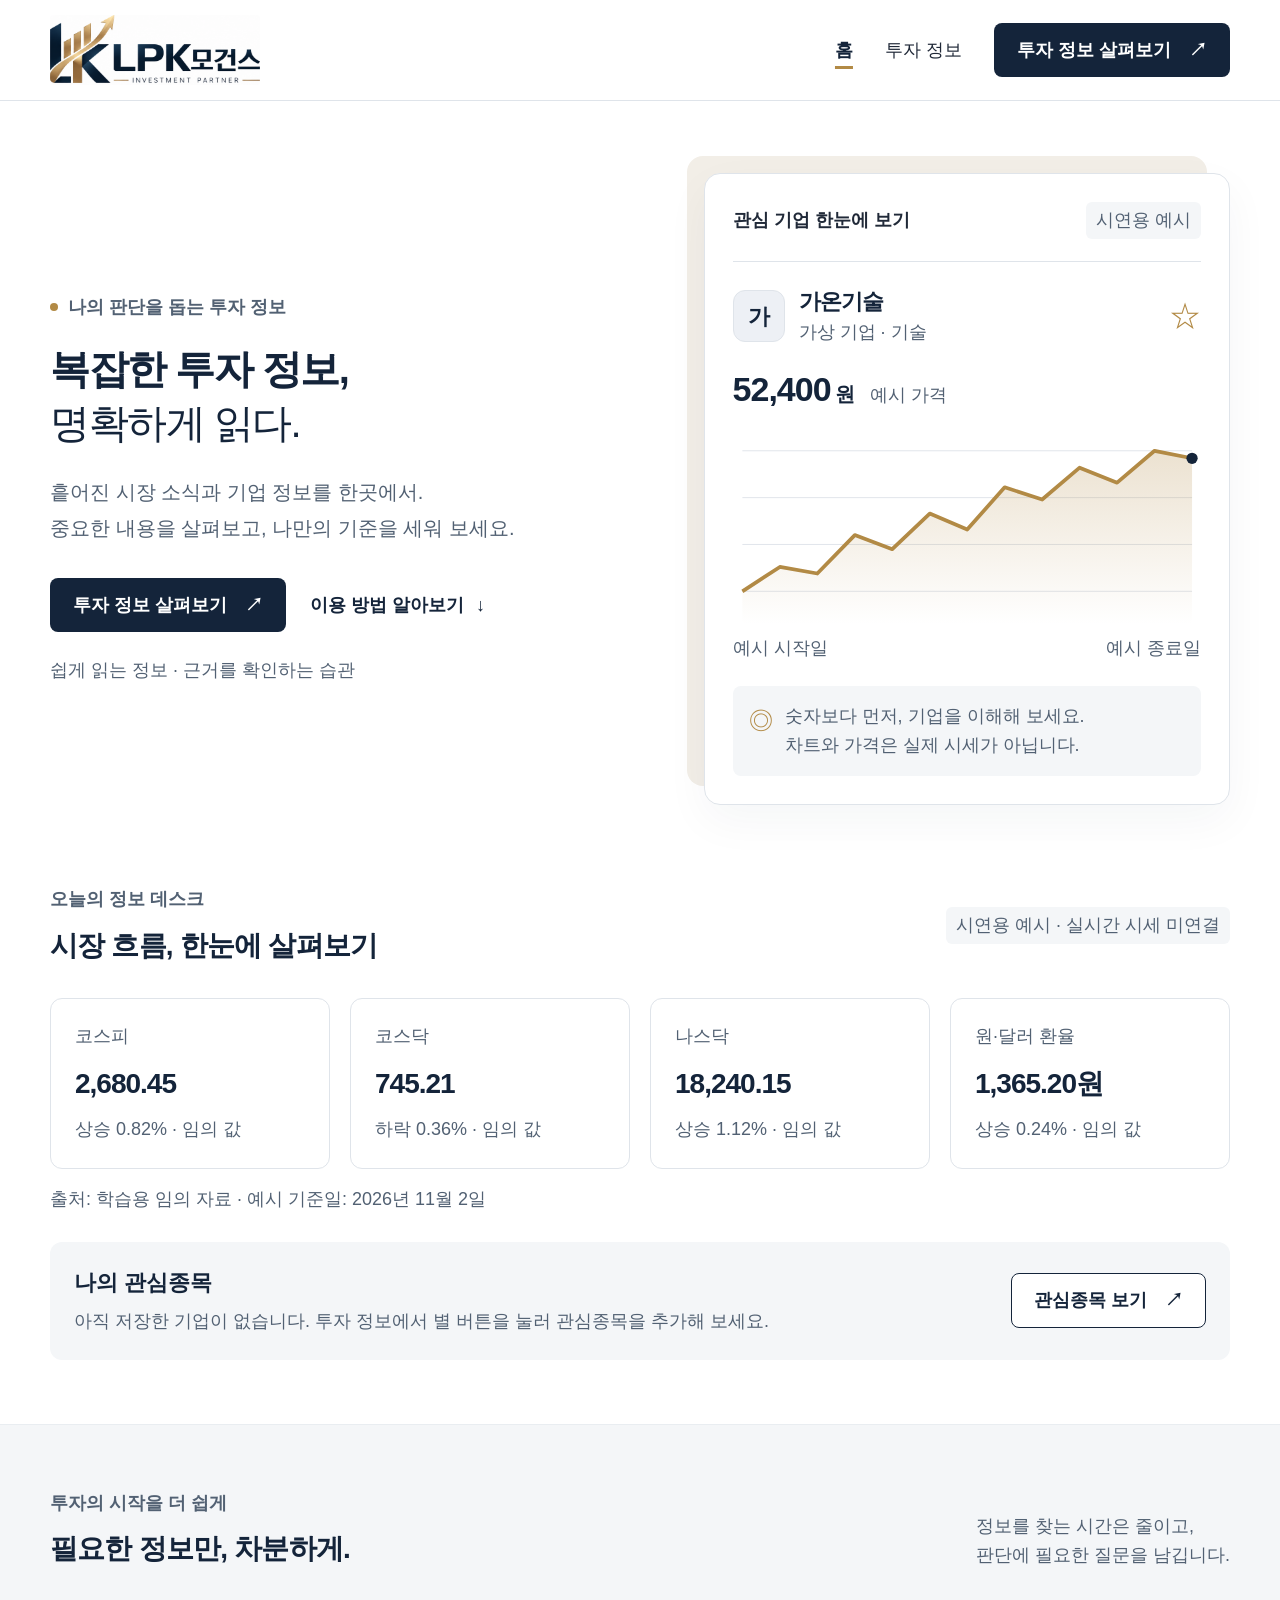
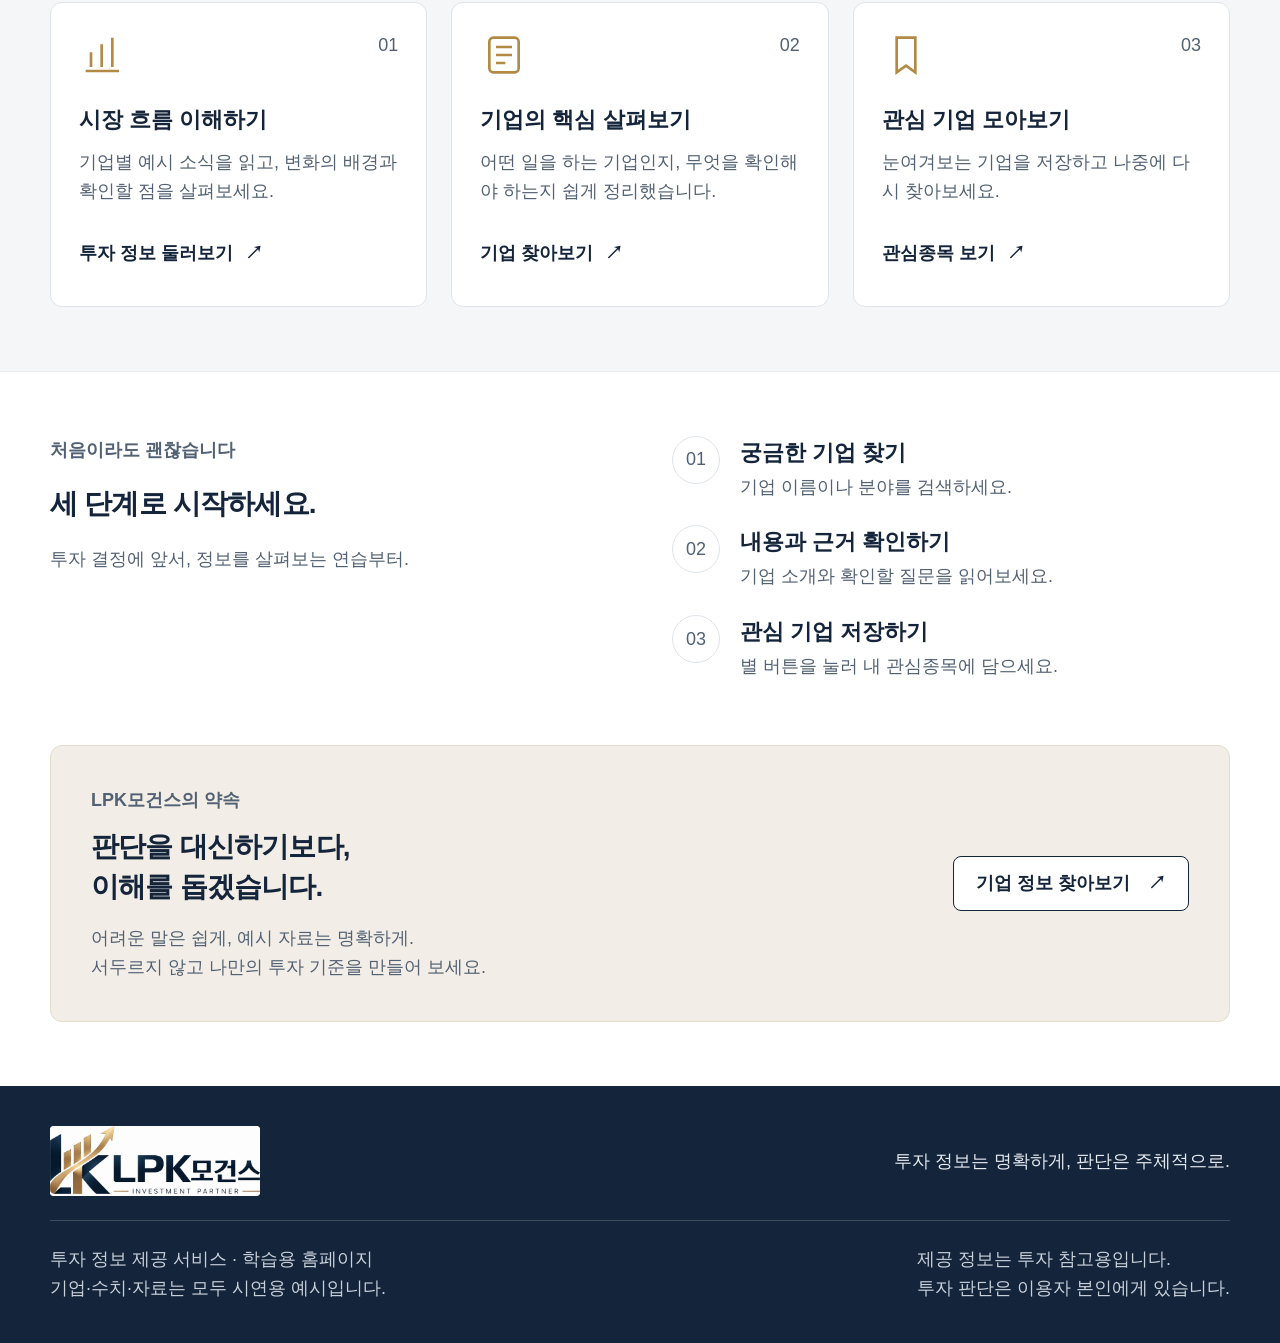
<file: index.html>
<!doctype html>
<html lang="ko"><head><meta charset="utf-8"><meta name="viewport" content="width=device-width, initial-scale=1"><meta name="description" content="LPK모건스의 학습용 투자 정보 홈페이지. 기업 검색과 관심종목 저장을 예시 자료로 체험하세요."><title>홈 | LPK모건스</title><link rel="stylesheet" href="style.css"><script src="script.js" defer></script></head><body><a class="skip-link" href="#main">본문으로 바로가기</a>
<header class="site-header"><div class="container header-inner"><a class="brand" href="index.html" aria-label="LPK모건스 홈"><span class="brand-logo"><img src="images/logo.png" alt="LPK모건스" width="1536" height="1024"></span></a><button class="menu-toggle" type="button" aria-expanded="false" aria-controls="site-nav" hidden><span aria-hidden="true">☰</span> <span data-menu-label>메뉴 열기</span></button><nav id="site-nav" aria-label="주 메뉴"><a href="index.html" aria-current="page">홈</a><a href="투자정보.html" >투자 정보</a><a class="button primary nav-cta" href="투자정보.html">투자 정보 살펴보기 <span aria-hidden="true">↗</span></a></nav></div></header><main id="main"><section class="hero container"><div class="hero-copy"><p class="eyebrow"><span></span> 나의 판단을 돕는 투자 정보</p><h1>복잡한 투자 정보,<br><span>명확하게 읽다.</span></h1><p class="lead">흩어진 시장 소식과 기업 정보를 한곳에서.<br>중요한 내용을 살펴보고, 나만의 기준을 세워 보세요.</p><div class="hero-actions"><a class="button primary" href="투자정보.html">투자 정보 살펴보기 <span aria-hidden="true">↗</span></a><a class="text-link" href="#how">이용 방법 알아보기 <span aria-hidden="true">↓</span></a></div><p class="quiet">쉽게 읽는 정보 · 근거를 확인하는 습관</p></div><div class="hero-visual"><div class="visual-heading"><span class="mini-label">관심 기업 한눈에 보기</span><span class="badge">시연용 예시</span></div><div class="sample-company"><div class="company-symbol">가</div><div><h2>가온기술</h2><p>가상 기업 · 기술</p></div><span class="sample-star" aria-hidden="true">☆</span></div><div class="sample-price"><strong>52,400<span>원</span></strong><span class="price-note">예시 가격</span></div><svg viewBox="0 0 500 230" role="img" aria-labelledby="chart-title" class="line-chart"><title id="chart-title">가상 기업의 예시 주가 흐름. 실제 시세가 아닙니다.</title><defs><linearGradient id="chart-fill" x1="0" x2="0" y1="0" y2="1"><stop offset="0%" stop-color="#B28A45" stop-opacity=".25"/><stop offset="100%" stop-color="#B28A45" stop-opacity="0"/></linearGradient></defs><g stroke="#DFE4EA" stroke-width="1"><path d="M10 35H490M10 85H490M10 135H490M10 185H490"/></g><path d="M10 185L50 159L90 166L130 125L170 140L210 102L250 119L290 74L330 87L370 53L410 69L450 35L490 43V220H10Z" fill="url(#chart-fill)"/><path d="M10 185L50 159L90 166L130 125L170 140L210 102L250 119L290 74L330 87L370 53L410 69L450 35L490 43" fill="none" stroke="#B28A45" stroke-width="4" stroke-linejoin="round"/><circle cx="490" cy="43" r="6" fill="#14243A"/></svg><div class="chart-axis"><span>예시 시작일</span><span>예시 종료일</span></div><div class="visual-note"><span aria-hidden="true">◎</span><p>숫자보다 먼저, 기업을 이해해 보세요.<br>차트와 가격은 실제 시세가 아닙니다.</p></div></div></section>
<section class="container market-section" aria-labelledby="market-title"><div class="section-heading"><div><p class="eyebrow">오늘의 정보 데스크</p><h2 id="market-title">시장 흐름, 한눈에 살펴보기</h2></div><span class="badge">시연용 예시 · 실시간 시세 미연결</span></div><div class="market-grid"><article class="market-card"><h3>코스피</h3><strong>2,680.45</strong><p>상승 0.82% · 임의 값</p></article><article class="market-card"><h3>코스닥</h3><strong>745.21</strong><p>하락 0.36% · 임의 값</p></article><article class="market-card"><h3>나스닥</h3><strong>18,240.15</strong><p>상승 1.12% · 임의 값</p></article><article class="market-card"><h3>원·달러 환율</h3><strong>1,365.20원</strong><p>상승 0.24% · 임의 값</p></article></div><p class="market-source">출처: 학습용 임의 자료 · 예시 기준일: 2026년 11월 2일</p><div class="home-watch"><div><h3>나의 관심종목</h3><p id="home-saved-summary">저장한 관심 기업을 확인하고, 메모를 남겨 보세요.</p></div><a class="button secondary" href="투자정보.html?view=saved">관심종목 보기 <span aria-hidden="true">↗</span></a></div></section><section class="services section-tint"><div class="container"><div class="section-heading"><div><p class="eyebrow">투자의 시작을 더 쉽게</p><h2>필요한 정보만, 차분하게.</h2></div><p>정보를 찾는 시간은 줄이고,<br>판단에 필요한 질문을 남깁니다.</p></div><div class="service-grid"><article class="service-card"><div class="service-icon"><svg viewBox="0 0 34 36" fill="none" stroke="currentColor" stroke-width="2" aria-hidden="true"><path d="M8 27V16m8 11V10m8 17V5M4 30h25"/></svg></div><span class="step-number">01</span><h3>시장 흐름 이해하기</h3><p>기업별 예시 소식을 읽고, 변화의 배경과 확인할 점을 살펴보세요.</p><a class="text-link" href="투자정보.html">투자 정보 둘러보기 <span aria-hidden="true">↗</span></a></article><article class="service-card"><div class="service-icon"><svg viewBox="0 0 34 36" fill="none" stroke="currentColor" stroke-width="2" aria-hidden="true"><rect x="6" y="5" width="22" height="26" rx="3"/><path d="M11 12h12M11 18h12M11 24h7"/></svg></div><span class="step-number">02</span><h3>기업의 핵심 살펴보기</h3><p>어떤 일을 하는 기업인지, 무엇을 확인해야 하는지 쉽게 정리했습니다.</p><a class="text-link" href="투자정보.html">기업 찾아보기 <span aria-hidden="true">↗</span></a></article><article class="service-card"><div class="service-icon"><svg viewBox="0 0 34 36" fill="none" stroke="currentColor" stroke-width="2" aria-hidden="true"><path d="M10 5h14v26l-7-5-7 5z"/></svg></div><span class="step-number">03</span><h3>관심 기업 모아보기</h3><p>눈여겨보는 기업을 저장하고 나중에 다시 찾아보세요.</p><a class="text-link" href="투자정보.html?view=saved">관심종목 보기 <span aria-hidden="true">↗</span></a></article></div></div></section>
<section class="container how-section" id="how"><div><p class="eyebrow">처음이라도 괜찮습니다</p><h2>세 단계로 시작하세요.</h2><p class="muted">투자 결정에 앞서, 정보를 살펴보는 연습부터.</p></div><ol class="steps"><li><span>01</span><div><h3>궁금한 기업 찾기</h3><p>기업 이름이나 분야를 검색하세요.</p></div></li><li><span>02</span><div><h3>내용과 근거 확인하기</h3><p>기업 소개와 확인할 질문을 읽어보세요.</p></div></li><li><span>03</span><div><h3>관심 기업 저장하기</h3><p>별 버튼을 눌러 내 관심종목에 담으세요.</p></div></li></ol></section><section class="container closing"><div><p class="eyebrow">LPK모건스의 약속</p><h2>판단을 대신하기보다,<br>이해를 돕겠습니다.</h2><p>어려운 말은 쉽게, 예시 자료는 명확하게.<br>서두르지 않고 나만의 투자 기준을 만들어 보세요.</p></div><a class="button secondary" href="투자정보.html">기업 정보 찾아보기 <span aria-hidden="true">↗</span></a></section></main><footer class="site-footer"><div class="container"><div class="footer-top"><a class="brand" href="index.html"><span class="brand-logo"><img src="images/logo.png" alt="LPK모건스" width="1536" height="1024"></span></a><p>투자 정보는 명확하게, 판단은 주체적으로.</p></div><div class="footer-bottom"><p>투자 정보 제공 서비스 · 학습용 홈페이지<br>기업·수치·자료는 모두 시연용 예시입니다.</p><p>제공 정보는 투자 참고용입니다.<br>투자 판단은 이용자 본인에게 있습니다.</p></div></div></footer></body></html>
</file>
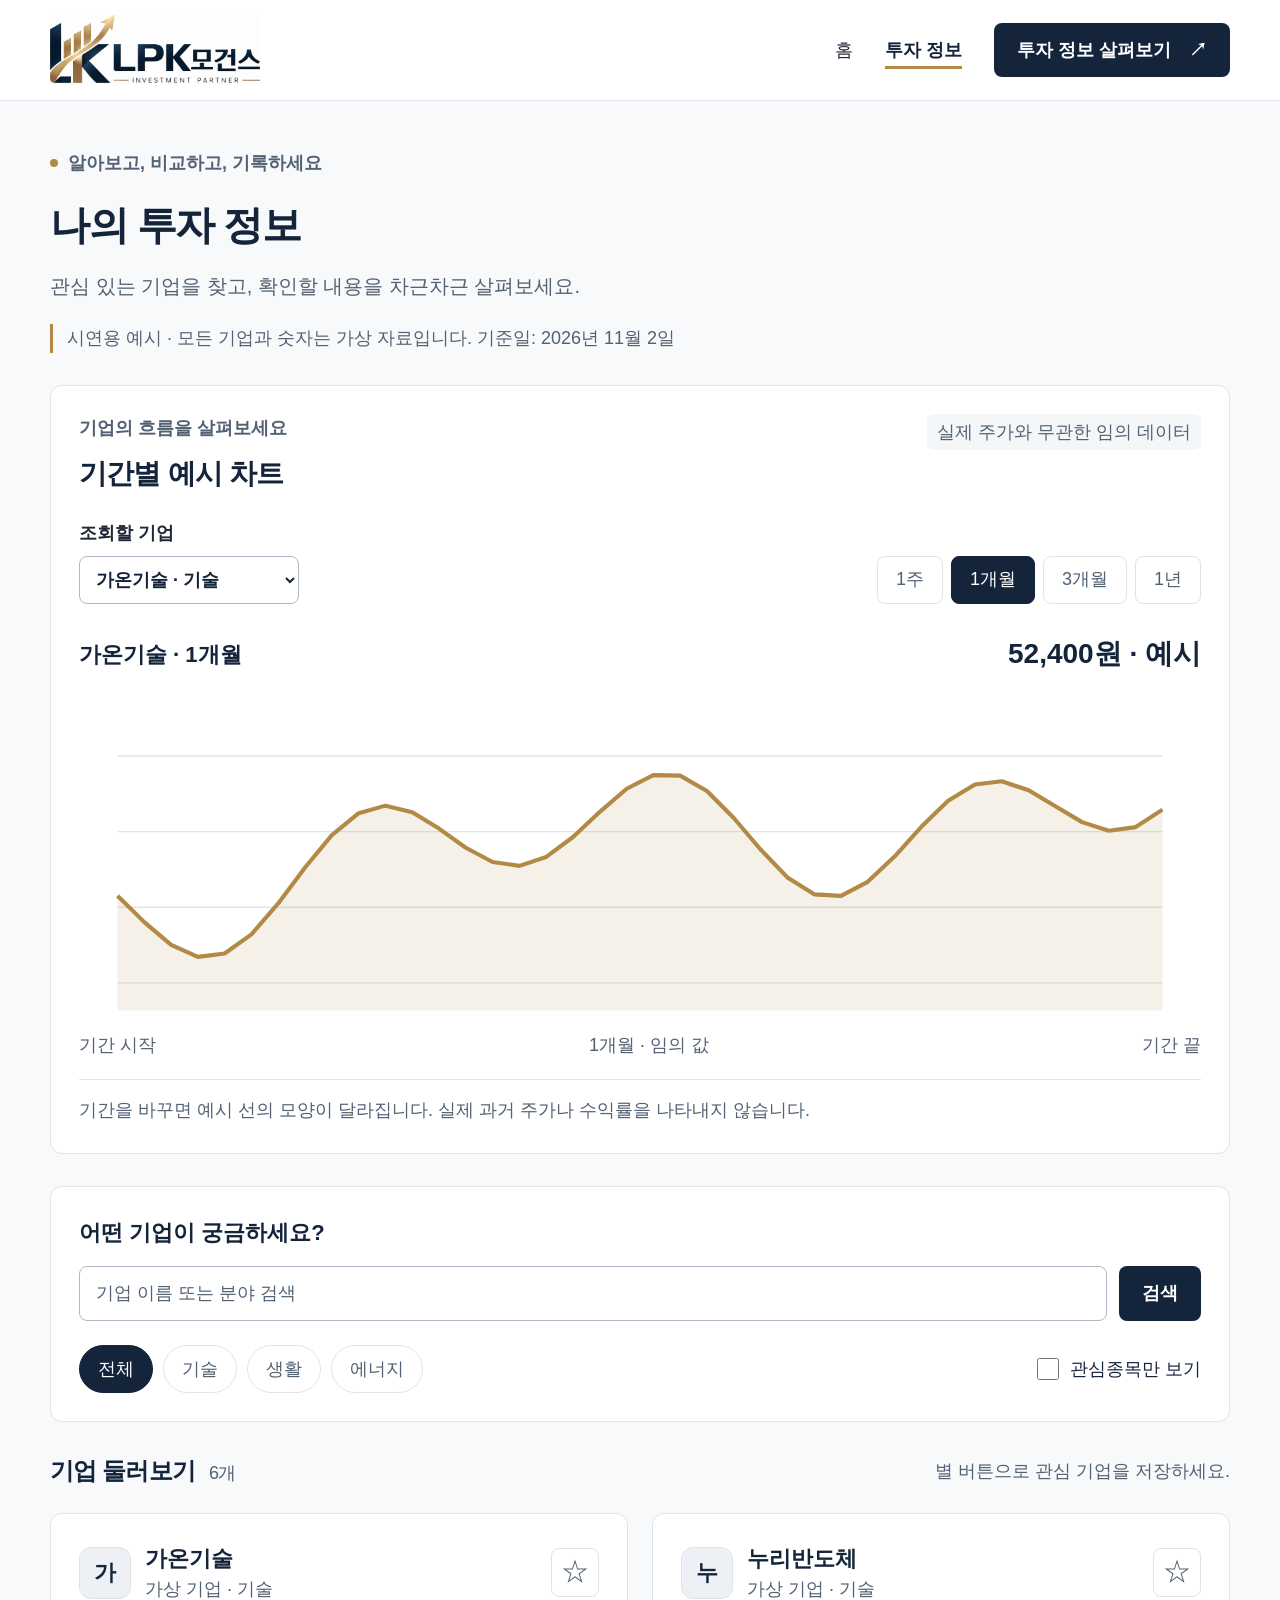
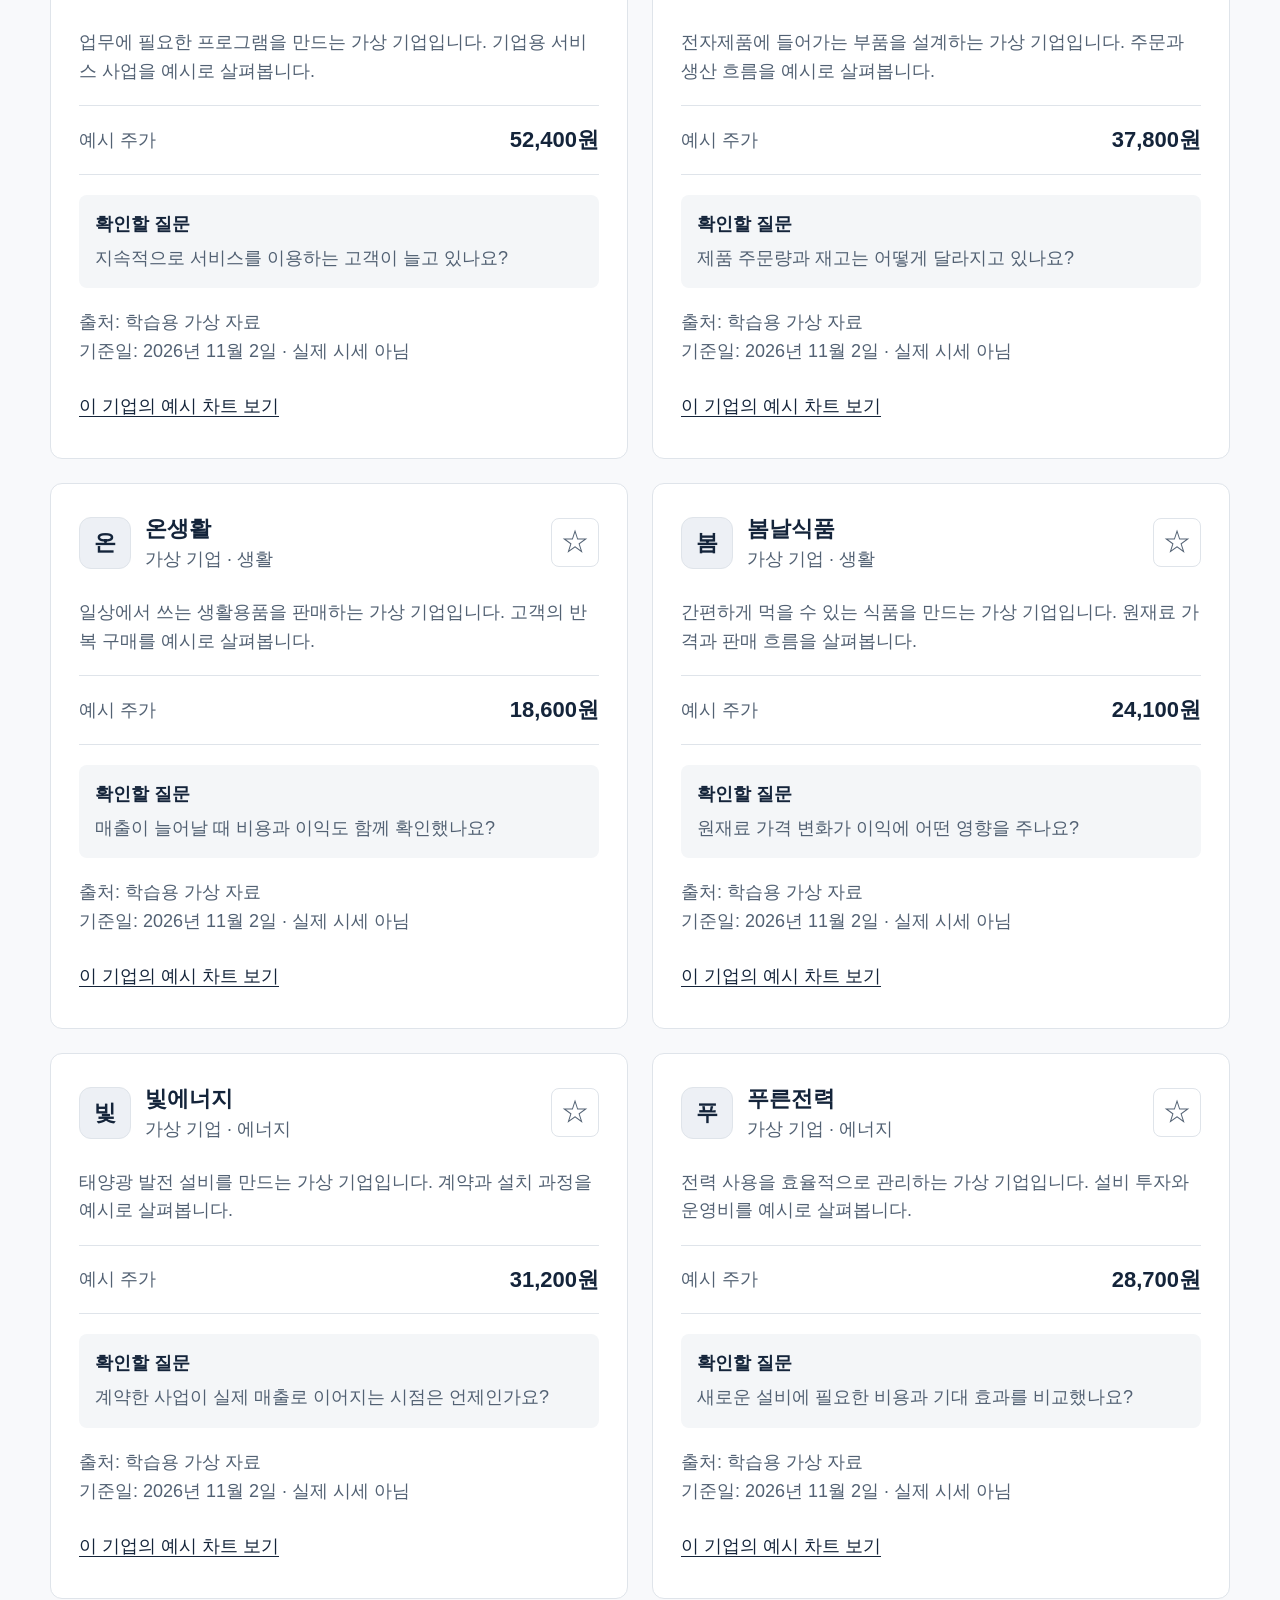
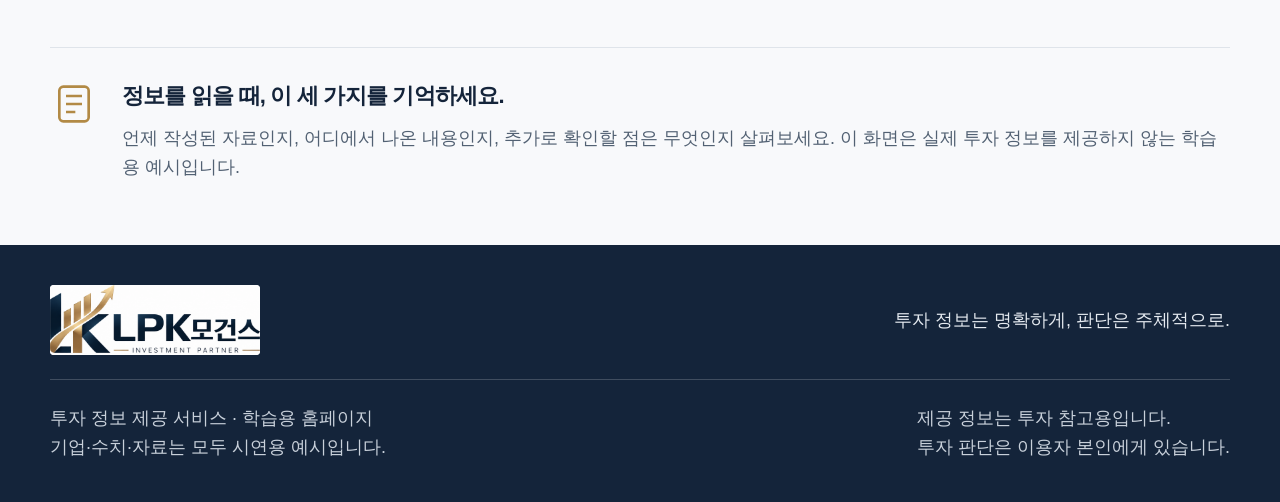
<file: 투자정보.html>
<!doctype html>
<html lang="ko"><head><meta charset="utf-8"><meta name="viewport" content="width=device-width, initial-scale=1"><meta name="description" content="LPK모건스의 학습용 투자 정보 홈페이지. 기업 검색과 관심종목 저장을 예시 자료로 체험하세요."><title>투자 정보 | LPK모건스</title><link rel="stylesheet" href="style.css"><script src="script.js" defer></script></head><body><a class="skip-link" href="#main">본문으로 바로가기</a>
<header class="site-header"><div class="container header-inner"><a class="brand" href="index.html" aria-label="LPK모건스 홈"><span class="brand-logo"><img src="images/logo.png" alt="LPK모건스" width="1536" height="1024"></span></a><button class="menu-toggle" type="button" aria-expanded="false" aria-controls="site-nav" hidden><span aria-hidden="true">☰</span> <span data-menu-label>메뉴 열기</span></button><nav id="site-nav" aria-label="주 메뉴"><a href="index.html" >홈</a><a href="투자정보.html" aria-current="page">투자 정보</a><a class="button primary nav-cta" href="투자정보.html">투자 정보 살펴보기 <span aria-hidden="true">↗</span></a></nav></div></header><main id="main" class="info-main"><section class="container info-heading"><p class="eyebrow"><span></span> 알아보고, 비교하고, 기록하세요</p><h1>나의 투자 정보</h1><p class="lead">관심 있는 기업을 찾고, 확인할 내용을 차근차근 살펴보세요.</p><p class="demo-notice">시연용 예시 · 모든 기업과 숫자는 가상 자료입니다. 기준일: 2026년 11월 2일</p></section><section class="container chart-section" aria-labelledby="detail-chart-title"><div class="chart-panel"><div class="section-heading"><div><p class="eyebrow">기업의 흐름을 살펴보세요</p><h2 id="detail-chart-title">기간별 예시 차트</h2></div><span class="badge">실제 주가와 무관한 임의 데이터</span></div><div class="chart-controls"><label for="chart-company">조회할 기업<select id="chart-company"></select></label><div class="period-buttons" role="group" aria-label="차트 기간"><button type="button" class="filter" data-period="1주" aria-pressed="false">1주</button><button type="button" class="filter active" data-period="1개월" aria-pressed="true">1개월</button><button type="button" class="filter" data-period="3개월" aria-pressed="false">3개월</button><button type="button" class="filter" data-period="1년" aria-pressed="false">1년</button></div></div><div class="chart-price"><h3 id="chart-company-name"></h3><strong id="chart-price"></strong></div><div id="detail-chart" aria-live="polite"></div><p class="chart-explanation">기간을 바꾸면 예시 선의 모양이 달라집니다. 실제 과거 주가나 수익률을 나타내지 않습니다.</p></div></section><section class="container information" aria-label="기업 검색과 목록"><div class="filter-panel"><form id="search-form" role="search"><label for="company-search">어떤 기업이 궁금하세요?</label><div class="search-row"><input id="company-search" type="search" placeholder="기업 이름 또는 분야 검색" autocomplete="off"><button class="button primary" type="submit">검색</button></div></form><div class="filter-row"><div class="category-filters" role="group" aria-label="분야 선택"><button class="filter active" data-category="전체" aria-pressed="true">전체</button><button class="filter" data-category="기술" aria-pressed="false">기술</button><button class="filter" data-category="생활" aria-pressed="false">생활</button><button class="filter" data-category="에너지" aria-pressed="false">에너지</button></div><label class="saved-toggle"><input id="saved-only" type="checkbox"> 관심종목만 보기</label></div></div><div class="results-heading"><h2>기업 둘러보기 <span id="result-count"></span></h2><p>별 버튼으로 관심 기업을 저장하세요.</p></div><p id="storage-status" class="storage-status" role="status"></p><p id="action-status" class="sr-only" role="status" aria-live="polite"></p><div id="company-grid" class="company-grid"></div><div id="empty-state" class="empty-state" hidden><span aria-hidden="true">⌕</span><h3>조건에 맞는 기업이 없습니다.</h3><p>검색어나 분야를 바꾸거나, 관심종목을 추가해 보세요.</p><button id="reset-filters" class="button secondary" type="button">전체 기업 보기</button></div><noscript><p class="demo-notice">기업 검색과 관심종목을 이용하려면 브라우저에서 자바스크립트(화면 동작 기능)를 허용해 주세요.</p></noscript></section><section class="container reading-note"><div class="service-icon"><svg viewBox="0 0 34 36" fill="none" stroke="currentColor" stroke-width="2" aria-hidden="true"><rect x="6" y="5" width="22" height="26" rx="3"/><path d="M11 12h12M11 18h12M11 24h7"/></svg></div><div><h2>정보를 읽을 때, 이 세 가지를 기억하세요.</h2><p>언제 작성된 자료인지, 어디에서 나온 내용인지, 추가로 확인할 점은 무엇인지 살펴보세요. 이 화면은 실제 투자 정보를 제공하지 않는 학습용 예시입니다.</p></div></section></main><footer class="site-footer"><div class="container"><div class="footer-top"><a class="brand" href="index.html"><span class="brand-logo"><img src="images/logo.png" alt="LPK모건스" width="1536" height="1024"></span></a><p>투자 정보는 명확하게, 판단은 주체적으로.</p></div><div class="footer-bottom"><p>투자 정보 제공 서비스 · 학습용 홈페이지<br>기업·수치·자료는 모두 시연용 예시입니다.</p><p>제공 정보는 투자 참고용입니다.<br>투자 판단은 이용자 본인에게 있습니다.</p></div></div></footer></body></html>
</file>
<file: style.css>
:root{--navy:#14243a;--gold:#b28a45;--bg:#f4f6f8;--text:#202938;--muted:#526173;--border:#dfe4ea;--white:#fff}*{box-sizing:border-box}html{scroll-behavior:auto}body{margin:0;color:var(--text);background:var(--white);font-family:"맑은 고딕","Apple SD Gothic Neo","Noto Sans KR",sans-serif;font-size:18px;line-height:1.6;overflow-wrap:anywhere}button,input{font:inherit}button,a,input{-webkit-tap-highlight-color:transparent}button{cursor:pointer}a{color:inherit;text-decoration:none}button:focus-visible,a:focus-visible,input:focus-visible{outline:3px solid var(--gold);outline-offset:4px}h1,h2,h3,p{margin:0}h1{font-size:40px;line-height:1.35;letter-spacing:-1.5px;color:var(--navy);font-weight:800}h2{font-size:28px;line-height:1.45;letter-spacing:-.8px;color:var(--navy)}h3{font-size:22px;line-height:1.5;color:var(--navy)}p+p{margin-top:12px}.container{width:min(1180px,calc(100% - 80px));margin-inline:auto}.site-header{border-bottom:1px solid var(--border);background:#fff}.header-inner{min-height:100px;display:flex;align-items:center;justify-content:space-between;gap:24px}.brand{display:inline-flex;align-items:center;gap:12px;color:var(--navy);font-weight:800;font-size:24px;white-space:nowrap;letter-spacing:-.8px}.brand-mark{display:inline-grid;place-items:center;width:38px;height:40px;font-family:Georgia,serif;font-size:32px;color:var(--gold);border-block:2px solid var(--gold);line-height:1}.site-header nav{display:flex;align-items:center;gap:32px}.site-header nav>a:not(.button){padding:12px 0}.site-header [aria-current=page]{color:var(--navy);font-weight:800;text-decoration:underline;text-decoration-color:var(--gold);text-decoration-thickness:3px;text-underline-offset:10px}.button{min-height:48px;padding:12px 22px;border:1px solid transparent;border-radius:8px;display:inline-flex;align-items:center;justify-content:center;gap:18px;font-size:18px;font-weight:700;text-align:center;line-height:1.6}.button.primary{background:var(--navy);color:white}.button.primary:hover{background:#283f5c}.button.secondary{border-color:var(--navy);background:white;color:var(--navy)}.button.secondary:hover{background:var(--bg)}.menu-toggle{display:none;min-height:48px;background:white;border:1px solid var(--border);border-radius:8px;padding:8px 12px;color:var(--navy)}[hidden]{display:none!important}.hero{display:grid;grid-template-columns:1.12fr 1fr;gap:64px;align-items:center;padding-block:72px 80px}.eyebrow{font-size:18px;font-weight:700;color:var(--muted);margin-bottom:20px;display:flex;align-items:center;gap:10px}.eyebrow>span{height:8px;width:8px;border-radius:50%;background:var(--gold);display:inline-block;flex-shrink:0}.hero h1{margin-bottom:24px}.hero h1 span{font-weight:500}.lead{color:var(--muted);font-size:20px;line-height:1.8}.hero-actions{display:flex;align-items:center;gap:24px;flex-wrap:wrap;margin-top:32px}.text-link{display:inline-flex;align-items:center;gap:12px;font-weight:700;color:var(--navy);min-height:48px}.text-link:hover{text-decoration:underline}.quiet{color:var(--muted);margin-top:24px}.hero-visual{border:1px solid var(--border);border-radius:16px;background:#fff;padding:28px;box-shadow:0 16px 45px #14243a0b;position:relative}.hero-visual:before{content:"";position:absolute;inset:-18px 22px 18px -18px;background:#f2eee7;border-radius:16px;z-index:-1}.visual-heading{display:flex;gap:12px;justify-content:space-between;align-items:center;padding-bottom:22px;border-bottom:1px solid var(--border);flex-wrap:wrap}.mini-label{font-weight:700}.badge{background:var(--bg);padding:4px 10px;border-radius:6px;color:var(--muted);font-size:18px}.sample-company{display:flex;align-items:center;gap:14px;margin-top:24px}.company-symbol{background:#edf0f5;width:52px;height:52px;border:1px solid var(--border);border-radius:12px;display:grid;place-items:center;color:var(--navy);font-size:22px;font-weight:700;flex-shrink:0}.sample-company h2{font-size:22px}.sample-company p{color:var(--muted);font-size:18px}.sample-star{margin-left:auto;font-size:32px;color:var(--gold)}.sample-price{margin-block:20px 4px;display:flex;align-items:baseline;gap:16px;flex-wrap:wrap}.sample-price strong{font-size:34px;line-height:1.4;color:var(--navy);letter-spacing:-1px}.sample-price strong span{font-size:20px;margin-left:4px}.price-note{color:var(--muted)}.line-chart{display:block;width:100%;height:auto}.chart-axis{display:flex;justify-content:space-between;color:var(--muted);gap:12px}.visual-note{display:flex;gap:12px;background:var(--bg);padding:16px;border-radius:8px;margin-top:24px;color:var(--muted)}.visual-note>span{color:var(--gold);font-size:24px}.section-tint{background:var(--bg);border-block:1px solid #e9edf1;padding-block:64px}.section-heading{display:flex;justify-content:space-between;align-items:end;gap:32px;margin-bottom:32px}.section-heading .eyebrow{margin-bottom:12px}.section-heading>p{color:var(--muted)}.service-grid{display:grid;grid-template-columns:repeat(3,minmax(0,1fr));gap:24px}.service-card{background:white;border:1px solid var(--border);border-radius:12px;padding:28px;position:relative}.service-icon{width:48px;height:48px;color:var(--gold);margin-bottom:24px;flex-shrink:0}.service-icon svg{width:100%;height:100%}.step-number{position:absolute;right:28px;top:28px;color:var(--muted)}.service-card h3{margin-bottom:12px}.service-card>p{color:var(--muted);margin-bottom:24px}.how-section{display:grid;grid-template-columns:1fr 1fr;gap:64px;padding-block:64px}.how-section .muted{margin-top:20px}.muted{color:var(--muted)}.steps{list-style:none;padding:0;margin:0;display:grid;gap:24px}.steps li{display:flex;gap:20px;align-items:start}.steps li>span{color:var(--muted);border:1px solid var(--border);border-radius:50%;width:48px;height:48px;display:grid;place-items:center;flex-shrink:0}.steps p{color:var(--muted);margin-top:4px}.closing{padding:40px;background:#f2eee7;border:1px solid #e5dccb;border-radius:12px;display:flex;align-items:center;justify-content:space-between;gap:32px;margin-bottom:64px}.closing .eyebrow{margin-bottom:12px}.closing p:not(.eyebrow){margin-top:16px;color:var(--muted)}.closing .button{flex-shrink:0}.site-footer{background:var(--navy);color:#e5eaf0;padding-block:40px}.site-footer .brand{color:white}.footer-top,.footer-bottom{display:flex;justify-content:space-between;gap:24px}.footer-top{align-items:center;padding-bottom:24px;border-bottom:1px solid #ffffff30}.footer-bottom{padding-top:24px;color:#c8d0da}.footer-bottom p{margin:0}.info-main{background:#f8f9fb;padding-bottom:64px}.info-heading{padding-block:48px 32px}.info-heading h1{margin-bottom:16px}.demo-notice{color:var(--muted);margin-top:20px;padding-left:14px;border-left:3px solid var(--gold)}.filter-panel{padding:28px;border:1px solid var(--border);border-radius:12px;background:white}#search-form label{font-size:22px;font-weight:700;display:block;color:var(--navy);margin-bottom:16px}.search-row{display:flex;gap:12px}.search-row input{min-width:0;flex:1;border:1px solid #aeb9c7;border-radius:8px;padding:12px 16px;background:white;color:var(--text);min-height:52px}.search-row input::placeholder{color:var(--muted)}.filter-row{display:flex;justify-content:space-between;gap:20px;align-items:center;flex-wrap:wrap;margin-top:24px}.category-filters{display:flex;gap:10px;flex-wrap:wrap}.filter{min-height:48px;padding:8px 18px;background:white;color:var(--muted);border:1px solid var(--border);border-radius:24px}.filter.active{color:white;background:var(--navy);border-color:var(--navy)}.saved-toggle{min-height:48px;display:flex;align-items:center;gap:8px;color:var(--navy);cursor:pointer}.saved-toggle input{width:22px;height:22px;accent-color:var(--navy);flex-shrink:0}.results-heading{display:flex;align-items:center;justify-content:space-between;gap:20px;margin:32px 0 24px}.results-heading h2{font-size:24px}.results-heading h2 span{font-size:18px;color:var(--muted);font-weight:400;margin-left:8px}.results-heading p{color:var(--muted)}.company-grid{display:grid;grid-template-columns:repeat(2,minmax(0,1fr));gap:24px}.company-card{padding:28px;border:1px solid var(--border);border-radius:12px;background:white}.company-card-header{display:flex;gap:14px;align-items:center;margin-bottom:24px}.company-card-header .category{color:var(--muted)}.save-button{margin-left:auto;min-width:48px;min-height:48px;border:1px solid var(--border);border-radius:8px;background:white;color:var(--muted);font-size:28px;flex-shrink:0}.save-button[aria-pressed=true]{background:#f2eee7;border-color:var(--gold);color:var(--navy)}.company-card .description{color:var(--muted);margin-bottom:20px}.company-meta{display:flex;align-items:center;justify-content:space-between;gap:12px;padding-block:16px;border-block:1px solid var(--border);margin-bottom:20px;flex-wrap:wrap}.company-meta strong{font-size:22px;color:var(--navy)}.company-meta span{color:var(--muted)}.question-box{background:var(--bg);padding:16px;border-radius:8px}.question-box h3{font-size:18px;margin-bottom:6px}.question-box p{color:var(--muted)}.source{color:var(--muted);margin-top:20px}.empty-state{text-align:center;border:1px dashed #aeb9c7;border-radius:12px;background:white;padding:48px 24px}.empty-state>span{font-size:40px;color:var(--gold)}.empty-state p{color:var(--muted);margin-block:12px 24px}.storage-status{color:var(--muted);margin-bottom:20px}.storage-status:empty{display:none}.reading-note{display:flex;align-items:start;gap:24px;border-top:1px solid var(--border);margin-top:48px;padding-top:32px}.reading-note h2{font-size:22px;margin-bottom:12px}.reading-note p{color:var(--muted)}.sr-only{position:absolute;width:1px;height:1px;padding:0;margin:-1px;overflow:hidden;clip:rect(0,0,0,0);white-space:nowrap;border:0}.skip-link{position:absolute;left:16px;top:-100px;background:var(--navy);color:white;padding:12px;z-index:10}.skip-link:focus{top:12px}
@media(max-width:1050px){.container{width:calc(100% - 48px)}.site-header nav{gap:20px}.hero{gap:32px;padding-block:56px}.service-card{padding:24px}.section-heading{align-items:start}.hero-actions{gap:16px}.lead{font-size:18px}.nav-cta{padding-inline:14px}}
@media(max-width:800px){.header-inner{min-height:84px;flex-wrap:wrap;gap:0;padding-block:16px}.brand{font-size:22px}.brand-mark{width:30px;height:34px;font-size:28px}.menu-toggle:not([hidden]){display:inline-flex;gap:8px;align-items:center}.site-header nav{width:100%;flex-direction:column;align-items:stretch;gap:8px;margin-top:16px;border-top:1px solid var(--border);padding-top:16px}.site-header nav>a:not(.button){padding:12px}.site-header nav[data-open=false]{display:none}.hero{grid-template-columns:1fr;gap:40px}.hero-copy{max-width:600px}.hero-visual{max-width:580px;width:100%;justify-self:center}.service-grid{grid-template-columns:1fr}.service-card{padding:24px}.section-heading{display:block}.section-heading>p{margin-top:20px}.how-section{grid-template-columns:1fr;gap:32px}.closing{flex-direction:column;align-items:start}.footer-top,.footer-bottom{flex-direction:column;align-items:start}.company-grid{grid-template-columns:1fr}.results-heading{display:block}.results-heading p{margin-top:8px}.reading-note{gap:16px}}
@media(max-width:480px){.container{width:calc(100% - 40px)}h1{font-size:30px;letter-spacing:-1px}h2{font-size:24px}.hero{padding-block:40px}.hero h1{margin-bottom:20px}.hero-copy .lead br{display:none}.hero-actions{align-items:stretch;flex-direction:column}.hero-actions .text-link{justify-content:center}.eyebrow{margin-bottom:16px}.hero-visual{padding:20px}.hero-visual:before{inset:-10px 12px 10px -10px}.visual-heading{gap:8px}.sample-price strong{font-size:30px}.visual-note{padding:12px;gap:8px}.section-tint{padding-block:40px}.how-section{padding-block:40px}.closing{padding:20px;margin-bottom:40px}.closing .button{width:100%}.info-heading{padding-top:32px}.filter-panel{padding:20px}.search-row{gap:8px}.search-row input{padding:12px;max-width:100%}.search-row .button{padding-inline:16px}.category-filters{gap:8px}.filter{padding-inline:14px}.company-card{padding:20px}.reading-note{flex-direction:column}.reading-note .service-icon{margin-bottom:0}.header-inner .brand{gap:8px}.menu-toggle{padding-inline:10px}.company-card-header{gap:10px}.company-card-header .company-symbol{width:44px;height:44px}.sample-company{gap:10px}.steps li{gap:14px}.quiet{margin-top:20px}}

/* 승인된 로고와 예시 정보 데스크 */
.brand-logo{position:relative;display:block;width:210px;height:70px;overflow:hidden;background:white;border-radius:4px;flex-shrink:0}.brand-logo img{position:absolute;width:256px;height:auto;max-width:none;left:-25px;top:-49px}.site-footer .brand-logo{width:210px}.market-section{padding-bottom:64px}.market-section .section-heading{align-items:center}.market-grid{display:grid;grid-template-columns:repeat(4,minmax(0,1fr));gap:20px}.market-card{border:1px solid var(--border);border-radius:12px;padding:24px}.market-card h3{font-size:18px;color:var(--muted);font-weight:500}.market-card strong{display:block;font-size:28px;color:var(--navy);margin:12px 0 8px;letter-spacing:-1px}.market-card p,.market-source{color:var(--muted)}.market-source{margin-top:16px}.home-watch{display:flex;align-items:center;justify-content:space-between;gap:24px;background:var(--bg);padding:24px;margin-top:28px;border-radius:12px}.home-watch p{color:var(--muted);margin-top:8px}.home-watch .button{flex-shrink:0}.chart-section{margin-bottom:32px}.chart-panel{padding:28px;border:1px solid var(--border);border-radius:12px;background:white}.chart-panel .section-heading{align-items:start;margin-bottom:24px}.chart-controls{display:flex;align-items:end;justify-content:space-between;gap:24px;flex-wrap:wrap}.chart-controls label{font-weight:700;display:grid;gap:8px;min-width:220px}.chart-controls select{font:inherit;min-height:48px;border:1px solid #aeb9c7;border-radius:8px;background:white;color:var(--navy);padding:8px 12px;max-width:100%}.period-buttons{display:flex;gap:8px;flex-wrap:wrap}.period-buttons .filter{border-radius:8px}.chart-price{display:flex;gap:20px;align-items:center;justify-content:space-between;flex-wrap:wrap;margin-top:28px}.chart-price strong{font-size:28px;color:var(--navy)}.detail-chart-svg{display:block;width:100%;height:auto;max-height:330px;margin-top:24px}.chart-explanation{color:var(--muted);border-top:1px solid var(--border);padding-top:16px;margin-top:20px}.note-editor{border-top:1px solid var(--border);padding-top:20px;margin-top:20px}.note-editor label{display:block;font-weight:700;color:var(--navy);margin-bottom:8px}.note-editor textarea{font:inherit;width:100%;min-height:100px;resize:vertical;padding:12px;border:1px solid #aeb9c7;border-radius:8px;color:var(--text);background:white}.note-editor textarea:focus-visible,select:focus-visible{outline:3px solid var(--gold);outline-offset:3px}.note-help,.note-save-status{color:var(--muted);margin-top:6px}.company-chart-link{display:inline-block;margin-top:16px;text-decoration:underline;text-underline-offset:4px;color:var(--navy);min-height:48px;padding-top:10px}.site-header .brand{min-width:0}
@media(max-width:1050px){.market-grid{grid-template-columns:repeat(2,minmax(0,1fr))}.market-card strong{font-size:26px}}
@media(max-width:800px){.chart-panel .section-heading{display:block}.chart-panel .badge{display:inline-block;margin-top:16px}.chart-controls{align-items:stretch}.chart-controls label{width:100%}.home-watch{flex-direction:column;align-items:stretch}.market-section .section-heading{display:block}.market-section .badge{display:inline-block;margin-top:16px}}
@media(max-width:480px){.brand-logo,.site-footer .brand-logo{width:170px;height:56px}.brand-logo img{width:207px;left:-20px;top:-39px}.market-section{padding-bottom:40px}.market-grid{grid-template-columns:1fr;gap:16px}.market-card{padding:20px}.home-watch{padding:20px}.chart-panel{padding:20px}.chart-controls label{min-width:0}.period-buttons{gap:8px}.period-buttons .filter{padding-inline:12px}.chart-price{gap:10px}.chart-price strong{font-size:24px}}
</file>
